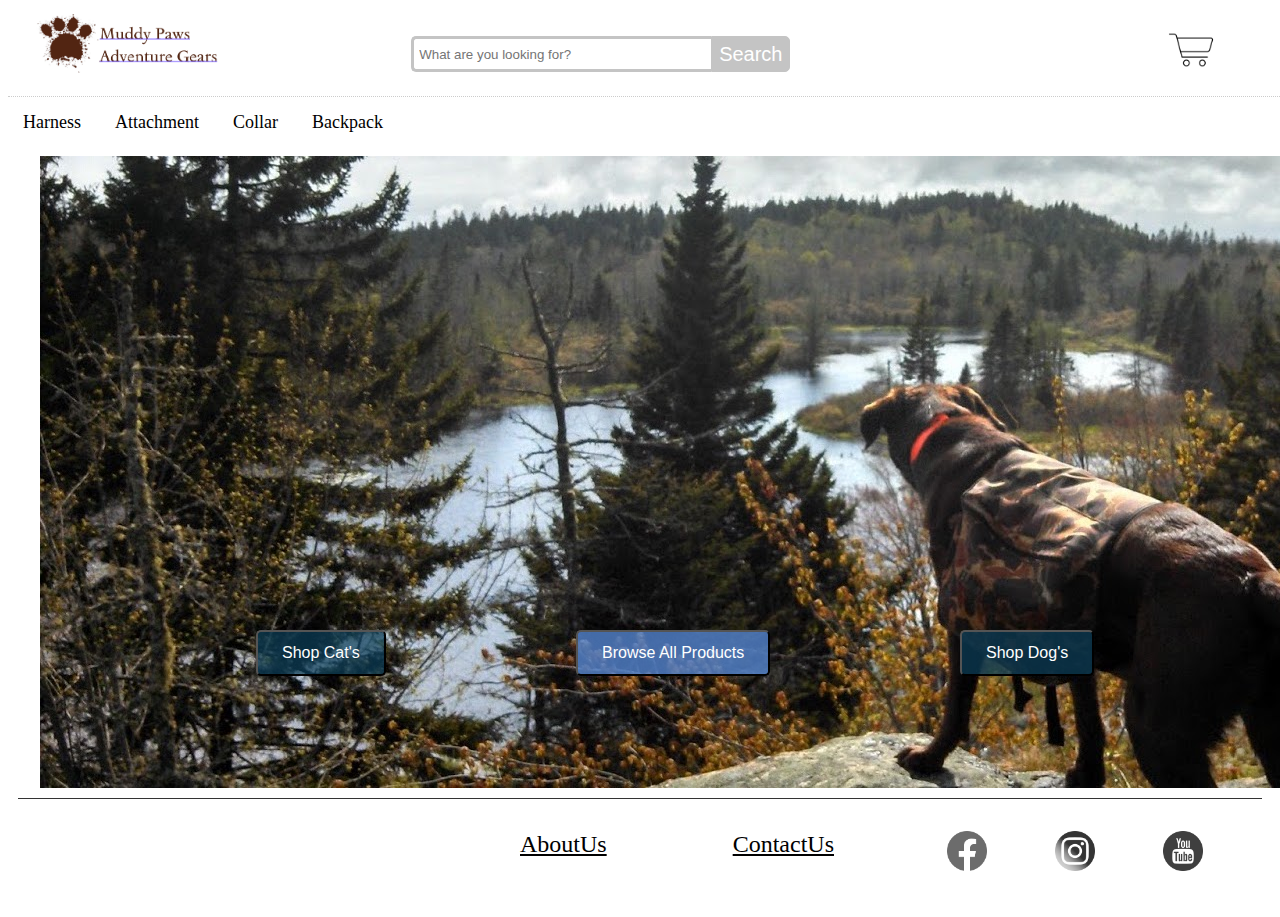
<file: index.html>
<!DOCTYPE html>
<html lang="en">
    <head>
        <!-- External Links to CSS files -->
        <link rel="stylesheet" media="all" type="text/css" href="Assets/style.css">
        <script type="text/javascript" src="Assets/scripts.js"></script>

        <title>Muddy Paws Adventure Gears</title>
    </head>

    <body>
        <!-- LOGO + Search bar + shopping cart -->
        <div id="top_row">
            <!-- Logo -->
            <div>
                <a href="index.html"><img src="Assets/images/logo.png" alt="logo" class="logo"></a>
            </div>
            

            <!-- Search Bar Reference: https://codepen.io/huange/pen/rbqsD -->
            <div class="searchBar">
                <div class="search">
                    <input type="text" class="searchTerm" placeholder="What are you looking for?">
                    <button type="submit" class="searchButton">Search</button>
                </div>
            </div>
            
            <!-- Shopping Cart -->
            <a href="cart.html" class="cart"><img src="Assets/images/cart.png" alt="shopping cart icon" width="50"></a>
        </div>

        <!-- Navigation -->
        <nav>
            <div id="nav">
                <a href="products.html">Harness</a>
                <a href="products.html">Attachment</a>
                <a href="products.html">Collar</a>
                <a href="products.html">Backpack</a>
            </div>
        </nav>  
        
        <!-- Content -->
        <div class="content">
            <img src="Assets/images/home.jpg" alt="hiking dog" cl>
            <a href="products.html"><button class="btn">Browse All Products</button></a>         

            <div id="shop_cat">
                <a href="products.html"><button class="btn">Shop Cat's</button></a>
            </div>
            <div id="shop_dog">
                <a href="products.html"><button class="btn">Shop Dog's</button></a>
            </div>
        </div>
        
            
            

        <!-- Footer -->
        <footer>
            <div id="links">
                <a href="about.html">AboutUs</a>
                <a href="contact.html">ContactUs</a>
            </div>
            <a href="https://www.facebook.com/" target="_blank"><img src="Assets/images/facebook.png" alt="facebook icon"></a>
            <a href="https://www.instagram.com/" target="_blank"><img src="Assets/images/instagram.png" alt="instagram icon"></a>
            <a href="https://youtube.com/" target="_blank"><img src="Assets/images/youtube.png" alt="youtube icon"></a>
            
        </footer>
    </body>

</html>
</file>
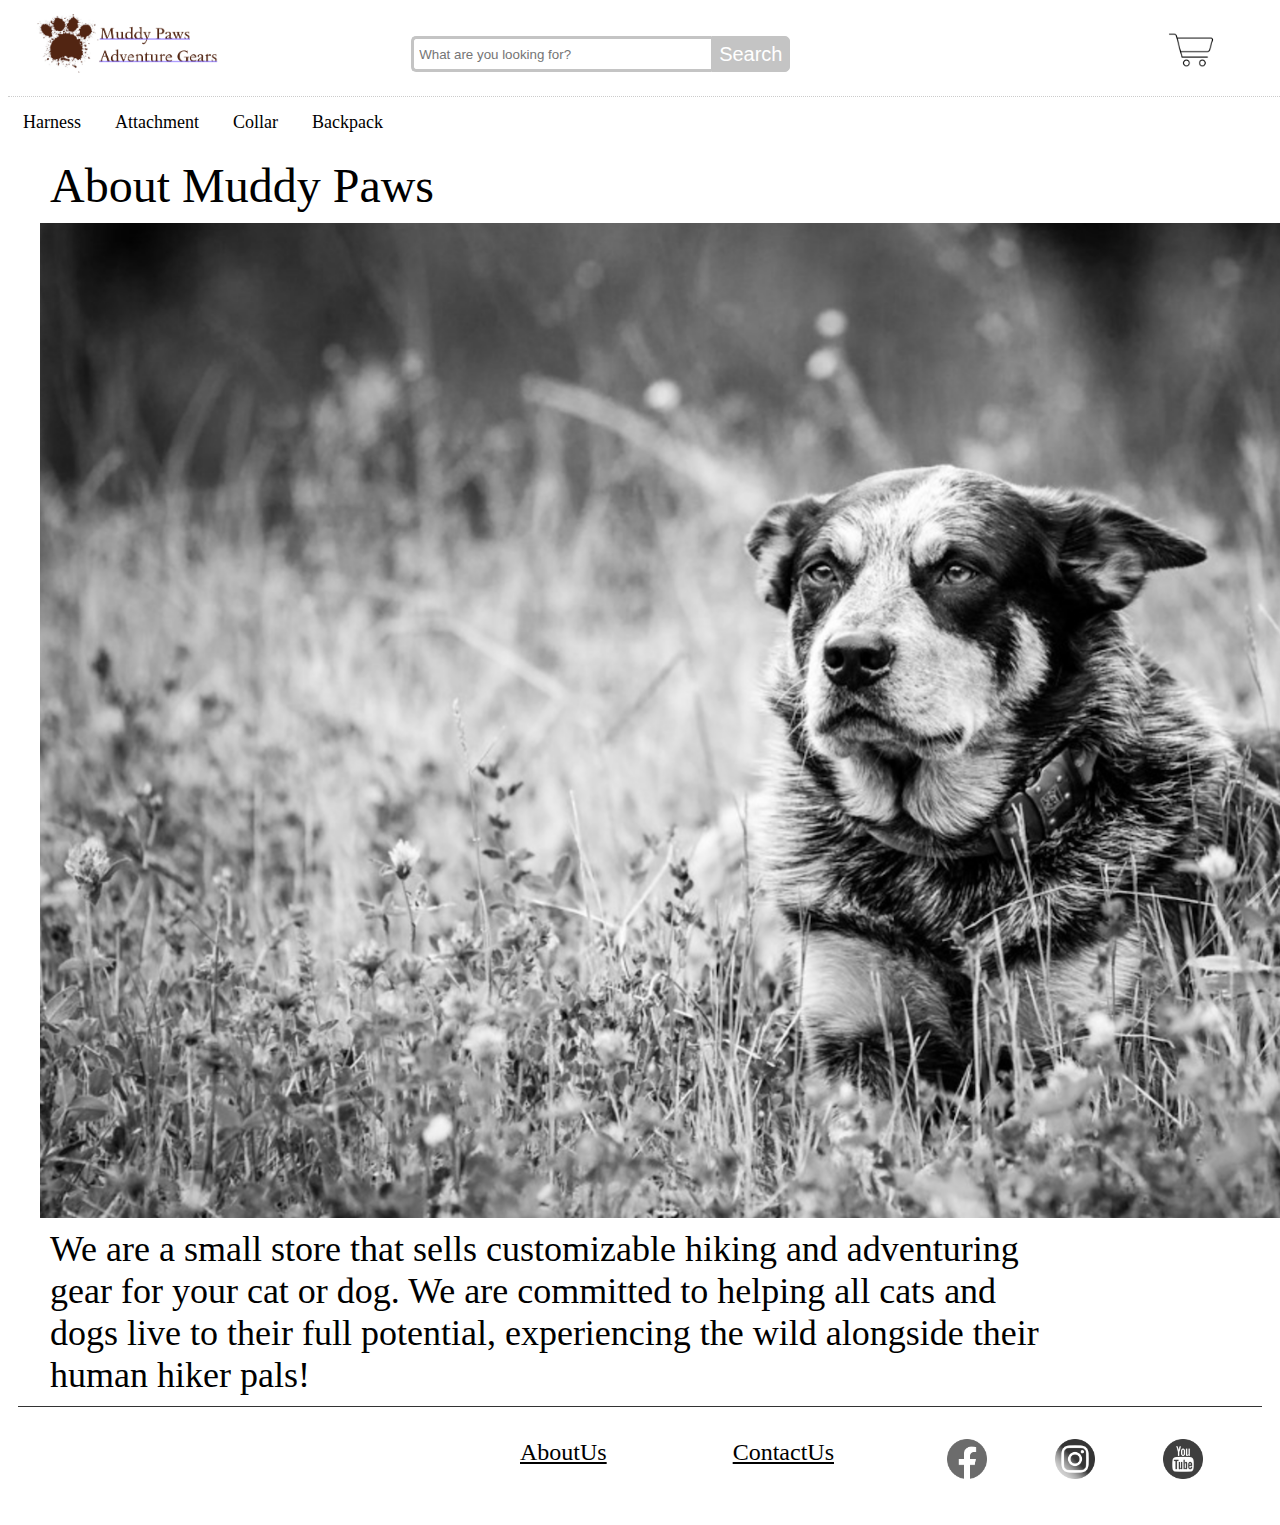
<file: about.html>
<!DOCTYPE html>
<html lang="en">
    <head>
        <!-- External Links to CSS files -->
        <link rel="stylesheet" media="all" type="text/css" href="Assets/style.css">
        <script type="text/javascript" src="Assets/style.css"></script>

        <title>Muddy Paws Adventure Gears</title>
    </head>

    <body>
        <div id="wrap">

            <div id="top_row">
                <!-- Logo -->
                <div>
                    <a href="index.html"><img src="Assets/images/logo.png" alt="logo" class="logo"></a>
                </div>
                

                <!-- Search Bar Reference: https://codepen.io/huange/pen/rbqsD -->
                <div class="searchBar">
                    <div class="search">
                        <input type="text" class="searchTerm" placeholder="What are you looking for?">
                        <button type="submit" class="searchButton">Search</button>
                    </div>
                </div>
                
                <!-- Shopping Cart -->
                <a href="cart.html" class="cart"><img src="Assets/images/cart.png" alt="shopping cart icon" width="50"></a>
            </div>

            <!-- Navigation -->
            <nav>
                <div id="nav">
                    <a href="products.html">Harness</a>
                    <a href="products.html">Attachment</a>
                    <a href="products.html">Collar</a>
                    <a href="products.html">Backpack</a>
                </div>
            </nav> 

            <!-- Content -->
            <div class="content">
                <h2>About Muddy Paws</h2>
                <img src="Assets/images/about_us.png" alt="image dog" width="1500px">
                <h3> We are a small store that sells customizable hiking and adventuring gear for your cat or dog. We are committed to helping 
                        all cats and dogs live to their full potential, experiencing the wild alongside their human hiker pals! </h3>
            </div>

            <!-- Footer -->
            <footer>
                <div id="links">
                    <a href="about.html">AboutUs</a>
                    <a href="contact.html">ContactUs</a>
                </div>
                <a href="https://www.facebook.com/" target="_blank"><img src="Assets/images/facebook.png" alt="facebook icon"></a>
                <a href="https://www.instagram.com/" target="_blank"><img src="Assets/images/instagram.png" alt="instagram icon"></a>
                <a href="https://youtube.com/" target="_blank"><img src="Assets/images/youtube.png" alt="youtube icon"></a>

            </footer>
        </div>
    </body>

</html>
</file>
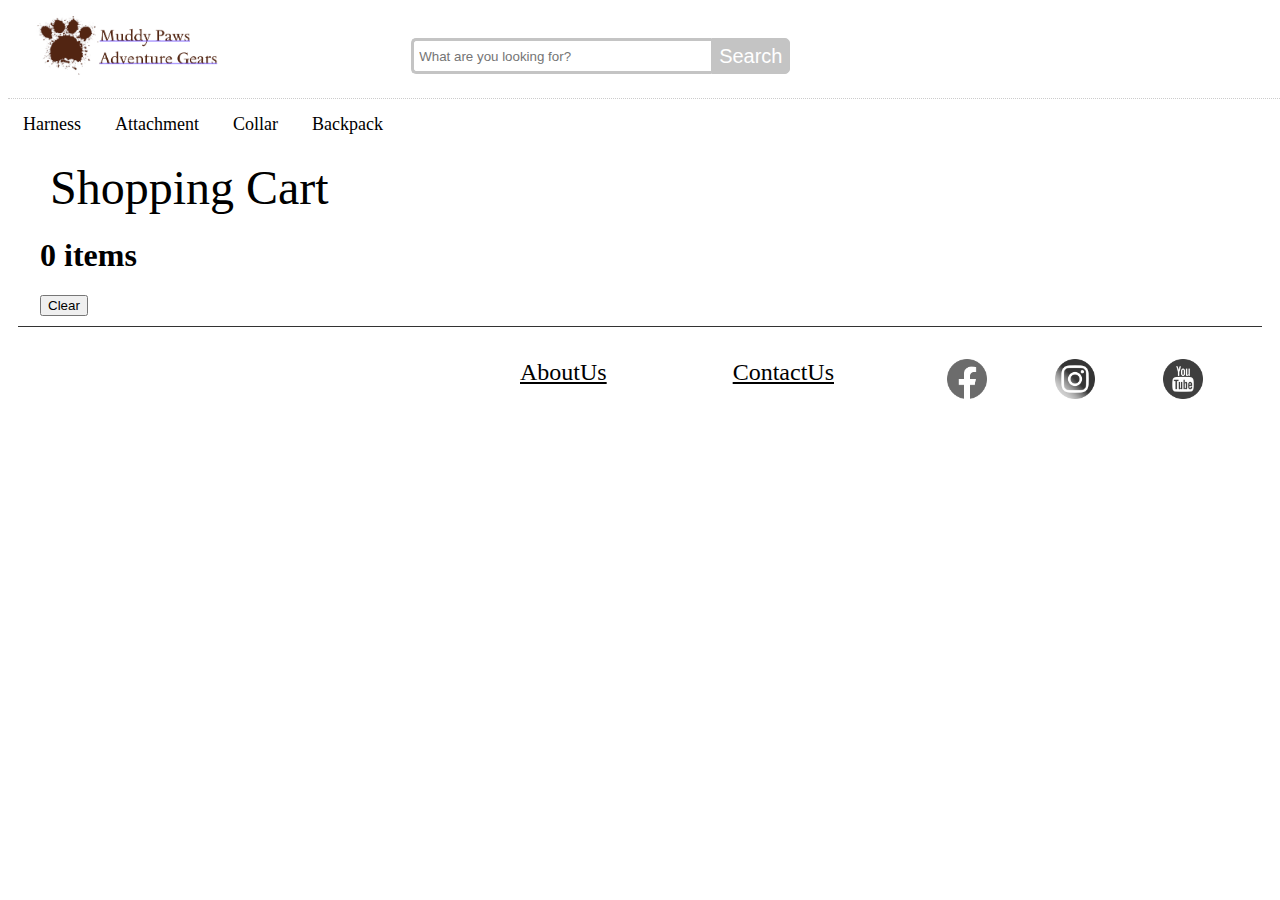
<file: cart.html>
<!DOCTYPE html>
<html lang="en">
    <head>
        <!-- External Links to CSS files -->
        <link rel="stylesheet" media="all" type="text/css" href="Assets/style.css">
        <script type="text/javascript" src="Assets/scripts.js"></script>

        <title>Muddy Paws Adventure Gears</title>
    </head>

    <body onload="onLoad()">
        <div class="wrap">

            <div id="top_row">
                <!-- Logo -->
                <div>
                    <a href="index.html"><img src="Assets/images/logo.png" alt="logo" class="logo"></a> 
                </div>
                

                <!-- Search Bar Reference: https://codepen.io/huange/pen/rbqsD -->
                <div class="searchBar">
                    <div class="search">
                        <input type="text" class="searchTerm" placeholder="What are you looking for?">
                        <button type="submit" class="searchButton">Search</button>
                    </div>
                </div>
            </div>

            <!-- Navigation -->
            <nav>
                <div id="nav">
                    <a href="products.html">Harness</a>
                    <a href="products.html">Attachment</a>
                    <a href="products.html">Collar</a>
                    <a href="products.html">Backpack</a>
                </div>
            </nav>  

            <!-- Content -->
            <div class="content">
                <h2>Shopping Cart </h2>
                <!-- <button onclick="clearAll()">Clear</button> -->
                <div id="items">
                    <h1 id="header">0 items</h1>
                    <ul id="list">

                    </ul>
                </div>

                <button onclick="clearAll()">Clear</button>
            </div>



            <!-- Footer -->
            <footer>
                <div id="links">
                    <a href="about.html">AboutUs</a>
                    <a href="contact.html">ContactUs</a>
                </div>
                <a href="https://www.facebook.com/" target="_blank"><img src="Assets/images/facebook.png" alt="facebook icon"></a>
                <a href="https://www.instagram.com/" target="_blank"><img src="Assets/images/instagram.png" alt="instagram icon"></a>
                <a href="https://youtube.com/" target="_blank"><img src="Assets/images/youtube.png" alt="youtube icon"></a>
                
            </footer>
        </div>
    </body>

</html>
</file>
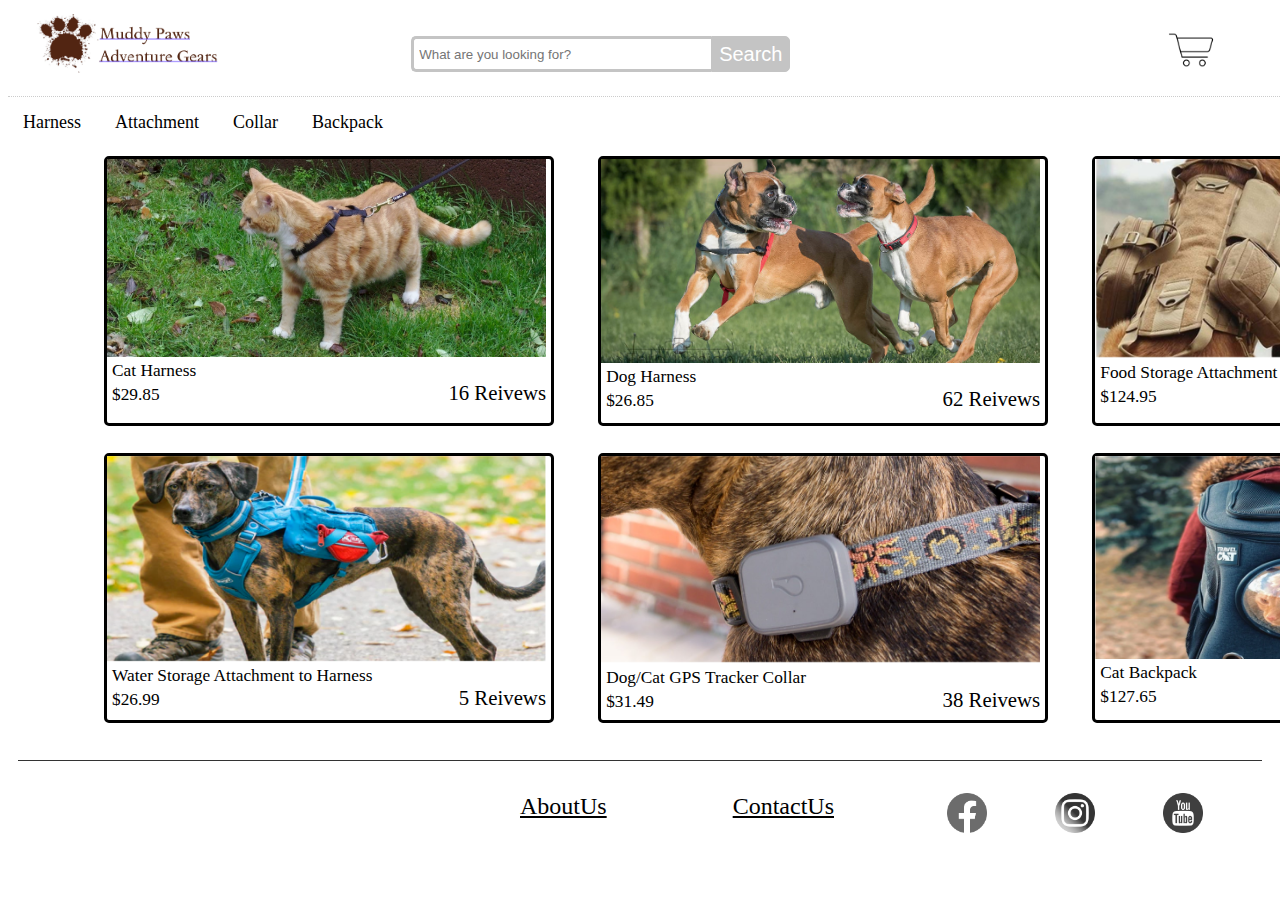
<file: products.html>
<!DOCTYPE html>
<html lang="en">
    <head>
        <!-- External Links to CSS files -->
        <link rel="stylesheet" media="all" type="text/css" href="Assets/style.css">
        <script type="text/javascript" src="Assets/scripts.js"></script>

        <title>Muddy Paws Adventure Gears</title>
    </head>

    <body>
        <div id="wrap">

            <div id="top_row">
                <!-- Logo -->
                <div>
                    <a href="index.html"><img src="Assets/images/logo.png" alt="logo" class="logo"></a> 
                </div>
                

                <!-- Search Bar Reference: https://codepen.io/huange/pen/rbqsD -->
                <div class="searchBar">
                    <div class="search">
                        <input type="text" class="searchTerm" placeholder="What are you looking for?">
                        <button type="submit" class="searchButton">Search</button>
                    </div>
                </div>
                
                <!-- Shopping Cart -->
                <a href="cart.html" class="cart"><img src="Assets/images/cart.png" alt="shopping cart icon" width="50"></a>
            </div>

            <!-- Navigation -->
            <nav>
                <div id="nav">
                    <a href="products.html">Harness</a>
                    <a href="products.html">Attachment</a>
                    <a href="products.html">Collar</a>
                    <a href="products.html">Backpack</a>
                </div>
            </nav>  

            <!-- Content -->
            <div class="content">
                <div class="wrapper">
                    <div class="box a" onclick="product1()">
                        <a href="detail.html"><img src="Assets/images/cat_harness.png" alt="Cat Harness"></a>
                        <small>Cat Harness </small> <br />
                        <small>$29.85</small> 
                        <a>16 Reivews</a>
                    </div>
                    <div class="box b" onclick="product2()">
                        <a href="detail.html"><img src="Assets/images/dog_harness.png" alt="Dog Harness"></a>
                        <small>Dog Harness  </small><br />
                        <small>$26.85</small> 
                        <a>62 Reivews</a>                        
                    </div>
                    <div class="box c" onclick="product3()">
                        <a href="detail.html"><img src="Assets/images/foodStorage.png" alt="foodStorage"></a>
                        <small>Food Storage Attachment to Harness </small><br /> 
                        <small>$124.95</small> 
                        <a>10 Reivews</a>
                    </div>
                    <div class="box d" onclick="product4()">
                        <a href="detail.html"><img src="Assets/images/waterStorage.png" alt="waterStorage"></a>
                        <small>Water Storage Attachment to Harness </small><br /> 
                        <small>$26.99</small> 
                        <a>5 Reivews</a>
                    </div>
                    <div class="box e" onclick="product5()">
                        <a href="detail.html"><img src="Assets/images/collar.png" alt="GPS Tracker Collar"></a>
                        <small>Dog/Cat GPS Tracker Collar </small><br /> 
                        <small>$31.49</small>
                        <a>38 Reivews</a>
                    </div>
                    <div class="box f" onclick="product6()">
                        <a href="detail.html"><img src="Assets/images/backpack.png" alt="Cat Backpack"></a>
                        <small>Cat Backpack </small><br /> 
                        <small>$127.65</small>
                        <a>62 Reivews</a>
                    </div>
                </div>
            </div>

            <!-- Footer -->
            <footer>
                <div id="links">
                    <a href="about.html">AboutUs</a>
                    <a href="contact.html">ContactUs</a>
                </div>
                <a href="https://www.facebook.com/" target="_blank"><img src="Assets/images/facebook.png" alt="facebook icon"></a>
                <a href="https://www.instagram.com/" target="_blank"><img src="Assets/images/instagram.png" alt="instagram icon"></a>
                <a href="https://youtube.com/" target="_blank"><img src="Assets/images/youtube.png" alt="youtube icon"></a>
                
            </footer>
        </div>
    </body>

</html>
</file>
<file: Assets/style.css>
/* CSS document */

.wrap {
  width: 100%;
  margin: 10px auto;
}

/* top bar */
#top_row{
  width: 100%;
  padding: .2em .5em 1.5em .5em;
  vertical-align: middle;
  border-bottom: 1px dotted #ccc;
}

.logo {
  float: left;
  width: 15%;
  padding-left: 1em;
}

/* search bar */
.searchTerm {
  width: 100%;
  border: 3px solid #c4c4c4;
  border-right: none;
  padding: 5px;
  height: 20px;
  border-radius: 5px 0 0 5px;
  outline: none;
  color: #9DBFAF;
}
  
.searchTerm:focus{
  color: #c4c4c4;
}
  
.searchButton {
  width: 100px;
  height: 36px;
  border: 1px solid #c4c4c4;
  background: #c4c4c4;
  text-align: center;
  color: #fff;
  border-radius: 0 5px 5px 0;
  cursor: pointer;
  font-size: 20px;
}

.SearchBar{
  width: 30%;
  float: right;
  transform: translate(-80%, -20%);
  display: flex;
}

.search {
  padding-top: 25px;
  padding-left: 15%;
  width: 30%;
  position: relative;
  display: flex;
}

/* shopping cart */
.cart {
  padding-top: 25px;
  position: absolute;
  top: 0%;
  right: 5%;
}


/* nav bar */
#nav {
  padding-top: 15px;
  padding-bottom: 15px;
}

#nav a {
  text-decoration: none;
  font-size: 1.125em;
  font-weight: 400;
  padding: 15px;
  color: #000000;
}

#nav a.selected{
  background: #f6f6f6;
  color: #bbbbbb;
}

#nav a.selected:hover{
  background: #f6f6f6;
  color: #3F7C9D;
}

#nav a:hover{
  background: #f6f6f6;
  color: #3F7C9D;
}

.content{
  margin: .5em 2em .5em 2em;
  width: 80%;
}

/* buttons */
.content .btn {
  position: absolute;
  top: 70%;
  left: 45%;
  background-color: #5485CFCC;
  color: white;
  font-size: 16px;
  padding: 12px 24px;
  cursor: pointer;
  border-radius: 5px;
}
  
.content .btn:hover {
  background-color: #5485CF;
}

#shop_cat .btn {
  left: 20%;
  background-color: #0B3E5AB3;
  color: white;
  font-size: 16px;
  padding: 12px 24px;
  cursor: pointer;
  border-radius: 5px;
}

#shop_cat .btn:hover {
  background-color: #5485CF;
}

#shop_dog .btn {
  left: 75%;
  background-color: #0B3E5AB3;
  color: white;
  font-size: 16px;
  padding: 12px 24px;
  cursor: pointer;
  border-radius: 5px;
}

#shop_dog .btn:hover {
  background-color: #5485CF;
}

.btnGroupHorizontal #btn{
  width: 80px;
  height: 80px;
  float: left;
  margin: 1em;
  padding: 0%;
}

.btnGroupHorizontal #btn-1{
  width: 80px;
  height: 40px;
  float: left;
  margin: .7em;
  padding: 0%;
}

button.color {
  width: 80px;
  height: 80px;
  padding: 0%;
}

button.size {
  font-size: 24px;
  width: 150px;
  height: 40px;
}

button.size:focus{
  background-color: #fff;
  height: 50px;
}

.btnGroupVertical {
  display: block;
  width: 100px; 
  float: left;
  position: relative;
  overflow: hidden;
  min-height: 1px;
}

/* grid */
.wrapper {
  margin: .5em 4em 4em 4em;
  display: grid;
  grid-template-columns: 450px 450px 450px;
  grid-template-rows: 270px 270px ;
  grid-gap: 5%;
  background-color: #fff;
  color: #fff;
  
}

.box {
  background-color: #fff;
  color: #000;
  border-radius: 5px;
  border: solid #000000;
  font-size: 1.3em;
}

.box a {
  float: right;
  margin-right: 5px;
}

.box small{
  margin-left: 5px;
}

.row {
  margin: .5em 2em 3em 2em;
}

/* two column structure in detial page */
#leftCol {
  padding-top: 1em;
  left: 0;
}

.leftCol #mainImage {
  width: 490px;
  padding: 8em;
  overflow: visible;
}

#rightCol {
  content: "";
  display: table;
  clear: both;
  position: absolute;
  right: 20%;
  top: 20%;
}

input.qty {
  font-size: 36px;
}

#addToCart {
  margin: .5em;
  display: block;
  width: 500px;
  height: 60px;
  border-radius: 30px;
  font-size: 36px;
  font-weight: 200;
  box-shadow: 0 0 0 7px var(--light) inset;
}

#rightCol a {
  font-size: 18px;
  position: absolute;
  right: 10%;
  margin: 20px;
}

/* Media */
h2 {
  font-size: 48px;
  font-weight: 300;
  margin: 10px;
}

h3 {
  font-size: 36px;
  font-weight: 100;
  margin: 10px;
}

h4 {
  font-size: 24px;
  font-weight: 100;
  margin: 5px;
}

.box img {
  width: 100%;
}

#sizeChart {
  color: #000;
  top: 52%;
}

#item0 h4 {
  margin: 25px;
  position: relative;
  left: 20%;
}

#item1 h4 {
  margin: 25px;
  position: relative;
  left: 20%;
}

#item2 h4 {
  margin: 25px;
  position: relative;
  left: 20%;
}

#item3 h4 {
  margin: 25px;
  position: relative;
  left: 20%;
}

.content img {
  display: block;
  margin-left: auto;
  margin-right: auto;
}

#item-image0, #item-image1, #item-image2 {
  width: 180px;
  position: absolute;
  float: left;
}


/* footer */
footer {
  clear: both;
  margin: 10px;
  padding-top: 2em;
  padding-bottom: 2em;
  color: #333333;
  text-align: center;
  border-top: solid 1px;
}

footer a {
  color: #000000;
}

#links {
  color: #000000;
  font-size: 1.5em;
  word-spacing: 5em;
  position: absolute;
  padding-left: 3em;
  padding-right: 2em;
  left: 35%;
} 

footer a:visited {
  color: black;
}

footer img {
  width: 2.5em;
  filter: grayscale(100%);
  position: relative;
  left: 35%;
  padding-left: 2em;
  padding-right: 2em;
}
</file>
